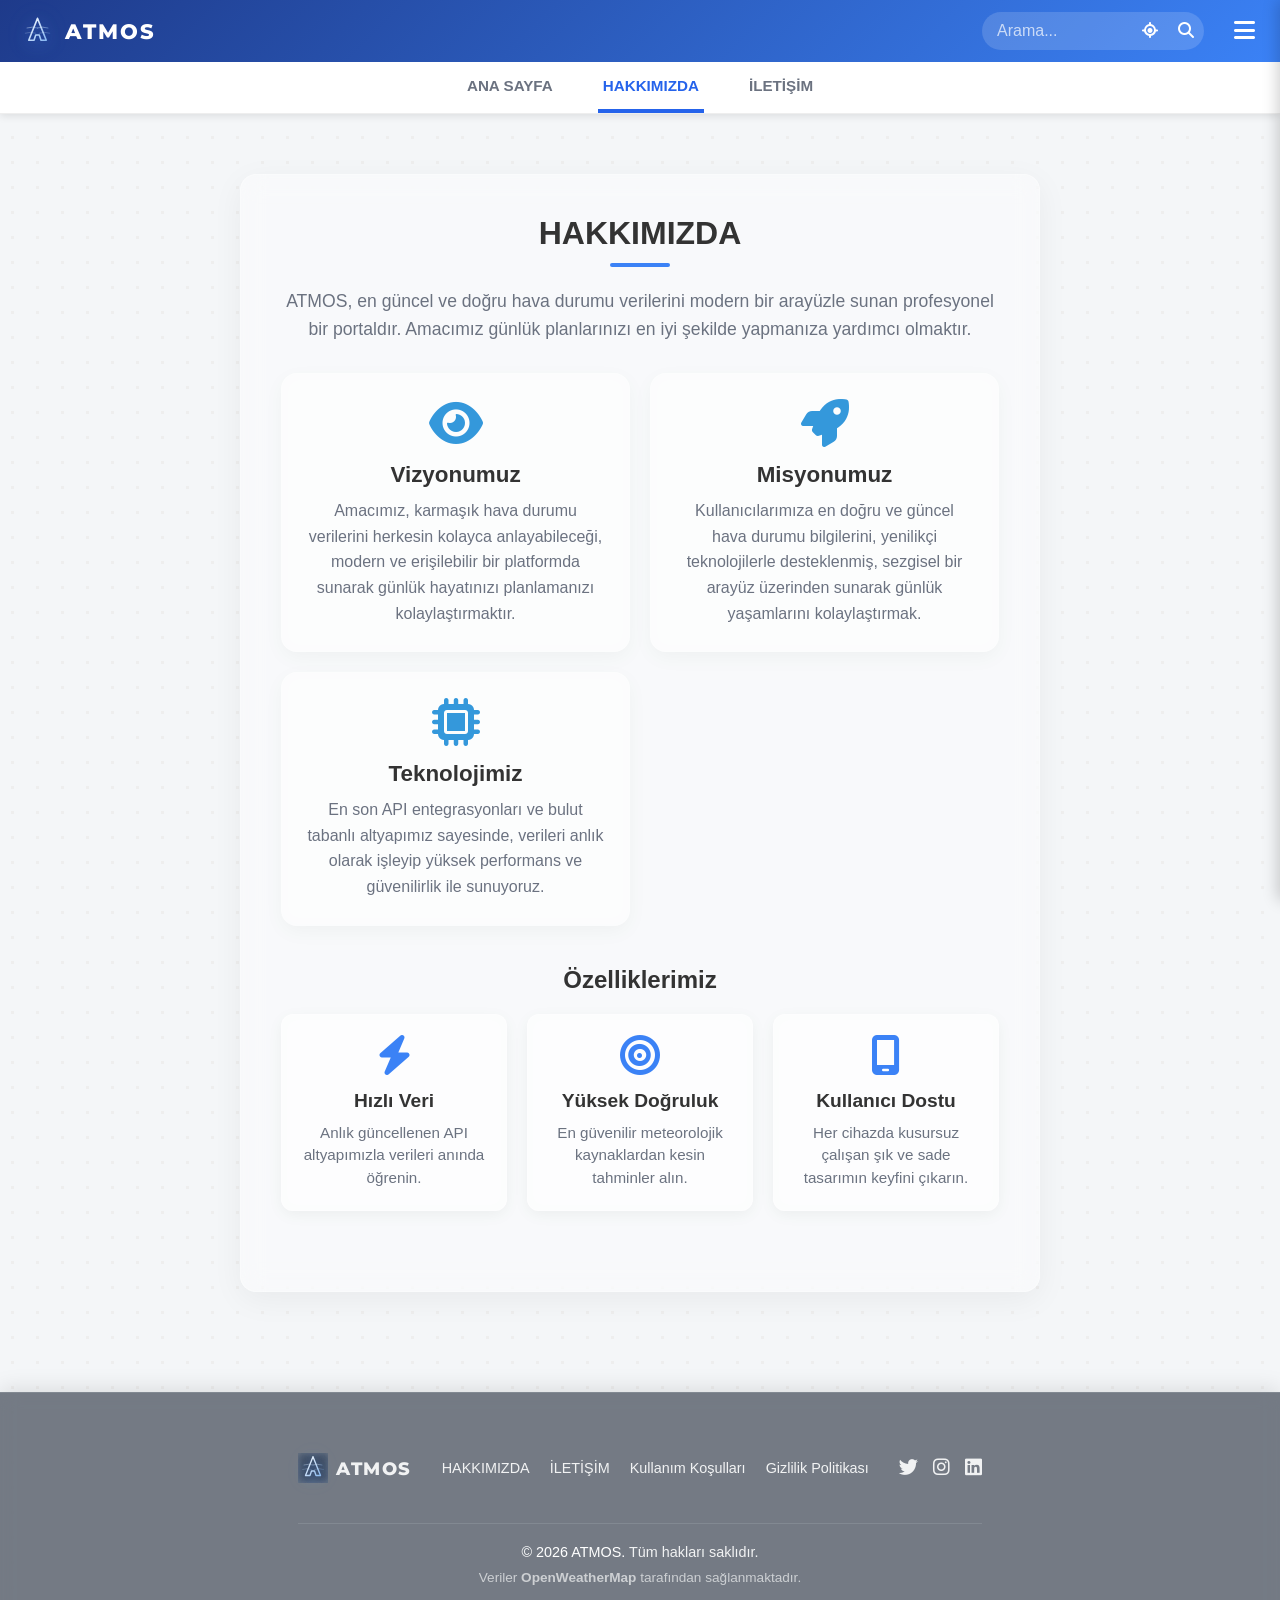
<file: hakkimizda.html>
<!DOCTYPE html>
<html lang="tr">
<head>
    <meta charset="UTF-8">
    <meta name="viewport" content="width=device-width, initial-scale=1.0">
    <meta name="theme-color" content="#3b82f6">
    <link rel="manifest" href="manifest.json">
    <link rel="icon" href="/favicon.png" type="image/png">
    <meta name="description" content="ATMOS hakkında bilgiler. En güncel ve doğru hava durumu verilerini sunan profesyonel platform.">
    <meta property="og:title" content="Hakkımızda - ATMOS">
    <meta property="og:description" content="ATMOS hakkında bilgiler. En güncel ve doğru hava durumu verilerini sunan profesyonel platform.">
    <meta property="og:image" content="https://openweathermap.org/img/wn/01d@4x.png">
    <meta property="og:type" content="website">
    <title>ATMOS - Akıllı Hava Durumu | Hakkımızda</title>
    
    <!-- Dış kaynaklar için DNS önceden çözümleme (Erken Yükleme) -->
    <link rel="preconnect" href="https://openweathermap.org">
    <link rel="preconnect" href="https://cdnjs.cloudflare.com">
    
    <link rel="preconnect" href="https://fonts.googleapis.com">
    <link rel="preconnect" href="https://fonts.gstatic.com" crossorigin>
    <link href="https://fonts.googleapis.com/css2?family=Montserrat:wght@700;800&display=swap" rel="stylesheet">
    <link rel="stylesheet" href="style.css">
    <link rel="stylesheet" href="https://cdnjs.cloudflare.com/ajax/libs/font-awesome/6.4.0/css/all.min.css">
</head>
<body>
    <header class="main-header">
        <div class="top-bar">
            <div class="top-bar-left">
                <div class="atmos-brand">
                    <svg class="atmos-icon" viewBox="0 0 40 40" xmlns="http://www.w3.org/2000/svg">
                        <defs>
                            <linearGradient id="atmosGradient" x1="0%" y1="0%" x2="100%" y2="100%">
                                <stop offset="0%" style="stop-color:#ffffff;stop-opacity:1" />
                                <stop offset="100%" style="stop-color:#93c5fd;stop-opacity:0.9" />
                            </linearGradient>
                        </defs>
                        <!-- Ana A harfi yapısı (Ana çizgi) -->
                        <path d="M 20 5 L 10 30 L 16 30 L 18 24 L 22 24 L 24 30 L 30 30 L 20 5" 
                              fill="none" stroke="url(#atmosGradient)" stroke-width="1.8" stroke-linecap="round" stroke-linejoin="round" opacity="1" />
                        <!-- A'nın iç çivisi (crossbar) -->
                        <line x1="16.5" y1="20" x2="23.5" y2="20" stroke="url(#atmosGradient)" stroke-width="1.2" opacity="0.8" stroke-linecap="round" />
                        <!-- Hava akımı katmanları (sol taraf) -->
                        <path d="M 8 16 Q 14 14 20 16" fill="none" stroke="url(#atmosGradient)" stroke-width="0.9" opacity="0.6" stroke-linecap="round" />
                        <path d="M 6 22 Q 12 20 18 22" fill="none" stroke="url(#atmosGradient)" stroke-width="0.7" opacity="0.4" stroke-linecap="round" />
                        <!-- Hava akımı katmanları (sağ taraf) -->
                        <path d="M 32 16 Q 26 14 20 16" fill="none" stroke="url(#atmosGradient)" stroke-width="0.9" opacity="0.6" stroke-linecap="round" />
                        <path d="M 34 22 Q 28 20 22 22" fill="none" stroke="url(#atmosGradient)" stroke-width="0.7" opacity="0.4" stroke-linecap="round" />
                    </svg>
                    <span class="atmos-text">ATMOS</span>
                </div>
                <div id="header-weather-info" class="header-weather-info hidden"></div>
            </div>
            <div class="top-bar-right">
                <div class="header-search-box">
                    <input type="text" id="headerCityInput" placeholder="Arama..." list="turkey-cities" autocomplete="off">
                    <datalist id="turkey-cities">
                        <option value="Adana"></option>
                        <option value="Ankara"></option>
                        <option value="Antalya"></option>
                        <option value="Bursa"></option>
                        <option value="Diyarbakır"></option>
                        <option value="Erzurum"></option>
                        <option value="Eskişehir"></option>
                        <option value="Gaziantep"></option>
                        <option value="İstanbul"></option>
                        <option value="İzmir"></option>
                        <option value="Kayseri"></option>
                        <option value="Konya"></option>
                        <option value="Mersin"></option>
                        <option value="Trabzon"></option>
                        <option value="Şanlıurfa"></option>
                    </datalist>
                    <button id="locationBtn" title="Konumumu Bul"><i class="fa-solid fa-location-crosshairs"></i></button>
                    <button id="headerSearchBtn" title="Ara"><i class="fa-solid fa-magnifying-glass"></i></button>
                </div>
                <div class="hamburger-menu">
                    <i class="fa-solid fa-bars"></i>
                </div>
            </div>
        </div>
        <nav class="sub-nav">
            <a href="/" class="sub-nav-link" data-i18n="home">ANA SAYFA</a>
            <a href="/hakkimizda" class="sub-nav-link active" data-i18n="about">HAKKIMIZDA</a>
            <a href="/iletisim" class="sub-nav-link" data-i18n="contact">İLETİŞİM</a>
        </nav>
    </header>
    <main>
        <section class="info-section">
            <div class="container">
                <div class="info-container" style="text-align: center;">
                    <h2 class="page-title" data-i18n="about">HAKKIMIZDA</h2>
                    <p data-i18n="aboutDesc1" class="about-intro-text">ATMOS, en güncel ve doğru hava durumu verilerini modern bir arayüzle sunan profesyonel bir portaldır. Amacımız günlük planlarınızı en iyi şekilde yapmanıza yardımcı olmaktır.</p>

                    <div class="about-stages-grid">
                        <div class="about-stage-card">
                            <i class="fa-solid fa-eye about-stage-icon"></i>
                            <h4 data-i18n="vision">Vizyonumuz</h4>
                            <p data-i18n="visionDesc">Amacımız, karmaşık hava durumu verilerini herkesin kolayca anlayabileceği, modern ve erişilebilir bir platformda sunarak günlük hayatınızı planlamanızı kolaylaştırmaktır.</p>
                        </div>
                        <div class="about-stage-card">
                            <i class="fa-solid fa-rocket about-stage-icon"></i>
                            <h4 data-i18n="mission">Misyonumuz</h4>
                            <p data-i18n="missionDesc">Kullanıcılarımıza en doğru ve güncel hava durumu bilgilerini, yenilikçi teknolojilerle desteklenmiş, sezgisel bir arayüz üzerinden sunarak günlük yaşamlarını kolaylaştırmak.</p>
                        </div>
                        <div class="about-stage-card">
                            <i class="fa-solid fa-microchip about-stage-icon"></i>
                            <h4 data-i18n="technology">Teknolojimiz</h4>
                            <p data-i18n="technologyDesc">En son API entegrasyonları ve bulut tabanlı altyapımız sayesinde, verileri anlık olarak işleyip yüksek performans ve güvenilirlik ile sunuyoruz.</p>
                        </div>
                    </div>
            
                    <h3 class="sub-heading" data-i18n="features">Özelliklerimiz</h3>
            <div class="features-grid">
                <div class="feature-card">
                    <i class="fa-solid fa-bolt feature-icon"></i>
                    <h4 data-i18n="fastDataTitle">Hızlı Veri</h4>
                    <p data-i18n="fastDataDesc">Anlık güncellenen API altyapımızla verileri anında öğrenin.</p>
                </div>
                <div class="feature-card">
                    <i class="fa-solid fa-bullseye feature-icon"></i>
                    <h4 data-i18n="highAccTitle">Yüksek Doğruluk</h4>
                    <p data-i18n="highAccDesc">En güvenilir meteorolojik kaynaklardan kesin tahminler alın.</p>
                </div>
                <div class="feature-card">
                    <i class="fa-solid fa-mobile-screen feature-icon"></i>
                    <h4 data-i18n="userFriendlyTitle">Kullanıcı Dostu</h4>
                    <p data-i18n="userFriendlyDesc">Her cihazda kusursuz çalışan şık ve sade tasarımın keyfini çıkarın.</p>
                </div>
                    </div>
                </div>
            </div>
        </div>
    </section>
    <footer class="site-footer">
        <div class="footer-content">
            <div class="brand-footer-logo">
                <svg class="brand-logo-icon" viewBox="0 0 40 40" xmlns="http://www.w3.org/2000/svg">
                    <defs>
                        <linearGradient id="footerAtmosGradient" x1="0%" y1="0%" x2="100%" y2="100%">
                            <stop offset="0%" style="stop-color:#ffffff;stop-opacity:1" />
                            <stop offset="100%" style="stop-color:#93c5fd;stop-opacity:0.9" />
                        </linearGradient>
                    </defs>
                    <path d="M 20 5 L 10 30 L 16 30 L 18 24 L 22 24 L 24 30 L 30 30 L 20 5" 
                          fill="none" stroke="url(#footerAtmosGradient)" stroke-width="1.8" stroke-linecap="round" stroke-linejoin="round" opacity="1" />
                    <line x1="16.5" y1="20" x2="23.5" y2="20" stroke="url(#footerAtmosGradient)" stroke-width="1.2" opacity="0.8" stroke-linecap="round" />
                    <path d="M 8 16 Q 14 14 20 16" fill="none" stroke="url(#footerAtmosGradient)" stroke-width="0.9" opacity="0.6" stroke-linecap="round" />
                    <path d="M 6 22 Q 12 20 18 22" fill="none" stroke="url(#footerAtmosGradient)" stroke-width="0.7" opacity="0.4" stroke-linecap="round" />
                    <path d="M 32 16 Q 26 14 20 16" fill="none" stroke="url(#footerAtmosGradient)" stroke-width="0.9" opacity="0.6" stroke-linecap="round" />
                    <path d="M 34 22 Q 28 20 22 22" fill="none" stroke="url(#footerAtmosGradient)" stroke-width="0.7" opacity="0.4" stroke-linecap="round" />
                </svg>
                <span class="brand-footer-text">ATMOS</span>
            </div>
            <div class="footer-links">
                <a href="/hakkimizda" data-i18n="about">Hakkımızda</a>
                <a href="/iletisim" data-i18n="contact">İletişim</a>
                <a href="#" data-i18n="terms">Kullanım Koşulları</a>
                <a href="#" data-i18n="privacy">Gizlilik Politikası</a>
            </div>
            <div class="footer-social">
                <a href="#"><i class="fa-brands fa-twitter"></i></a>
                <a href="#"><i class="fa-brands fa-instagram"></i></a>
                <a href="#"><i class="fa-brands fa-linkedin"></i></a>
            </div>
        </div>
        <div class="footer-bottom">
            &copy; 2026 ATMOS. <span data-i18n="allRights">Tüm hakları saklıdır.</span>
            <span style="font-size: 0.85rem; opacity: 0.7; margin-top: 10px; display: block;" data-i18n="providedBy">Veriler <strong>OpenWeatherMap</strong> tarafından sağlanmaktadır.</span>
        </div>
    </footer>

    <!-- Hamburger Menü Yan Panel (Side Drawer) -->
    <div class="drawer-overlay" id="drawerOverlay"></div>
    <div class="side-drawer" id="sideDrawer">
        <div class="drawer-header">
            <div class="logo"><span class="logo-icon">🌤️</span> ATMOS</div>
            <button id="closeDrawerBtn" class="close-btn"><i class="fa-solid fa-xmark"></i></button>
        </div>
        <div class="drawer-content">
            <a href="/"><i class="fa-solid fa-house"></i> <span data-i18n="home">Ana Sayfa</span></a>
            <a href="/hakkimizda"><i class="fa-solid fa-circle-info"></i> <span data-i18n="about">Hakkımızda</span></a>
            <a href="/iletisim"><i class="fa-solid fa-envelope"></i> <span data-i18n="contact">İletişim</span></a>
            <a href="#"><i class="fa-solid fa-shield-halved"></i> <span data-i18n="privacy">Gizlilik Politikası</span></a>
        </div>
    </div>
    <script src="script.js" defer></script>
</body>
</html>
</file>
<file: style.css>
:root {
    --bg-body: #f4f6f8;
    --bg-card: #fff;
    --bg-card-hover: #f9fafb;
    --text-main: #333;
    --text-muted: #6b7280;
    --border-color: #eee;
    --bg-suggestion: #eff6ff;
    --border-suggestion: #bfdbfe;
    --text-suggestion: #1e3a8a;
    --contact-text: #2d3436; /* İletişim sayfası metinleri için varsayılan */
}

/* --- Karanlık Mod (Dark Mode) Renkleri --- */
[data-theme="dark"] {
    --bg-body: #111827;
    --bg-card: #1f2937;
    --bg-card-hover: #374151;
    --text-main: #f9fafb;
    --text-muted: #9ca3af;
    --border-color: #374151;
    --bg-suggestion: rgba(59, 130, 246, 0.15);
    --border-suggestion: rgba(59, 130, 246, 0.3);
    --text-suggestion: #93c5fd;
    --contact-text: #ffffff; /* İletişim sayfası metinleri için karanlık mod */
}

* {
    box-sizing: border-box;
    margin: 0;
    padding: 0;
    font-family: 'Segoe UI', Tahoma, Geneva, Verdana, sans-serif;
    max-width: 100vw; /* Tüm elemanların ekranı genişletmesini kesin olarak engeller */
}

html {
    scroll-behavior: smooth; /* Menü linklerine tıklanınca yumuşakça kayar */
}

body {
    background-color: var(--bg-body);
    background-image: radial-gradient(var(--border-color) 1.5px, transparent 1.5px);
    background-size: 25px 25px; /* Doku aralığı */
    color: var(--text-main);
    display: flex;
    flex-direction: column;
    min-height: 100vh; /* Taşmayı önlemek için height: 100vh yerine min-height */
}

/* --- Yeni AccuWeather Tarzı Header --- */
.main-header {
    position: sticky;
    top: 0;
    z-index: 1000;
    box-shadow: 0 2px 8px rgba(0,0,0,0.1);
}

.top-bar {
    background: linear-gradient(135deg, #1e3a8a, #3b82f6); /* Varsayılan */
    color: #fff;
    padding: 12px 20px;
    display: flex;
    justify-content: space-between;
    align-items: center;
    transition: background 0.8s ease;
}

.top-bar-left, .top-bar-right {
    display: flex;
    align-items: center;
    gap: 25px;
}

.logo { font-size: 1.5rem; font-weight: 800; letter-spacing: 2px; display: flex; align-items: center; gap: 10px; color: #ffffff; }

/* --- ATMOS Premium Logo Tasarımı --- */
.atmos-brand {
    display: flex;
    align-items: center;
    gap: 10px;
    cursor: pointer;
    transition: transform 0.3s ease;
}
.atmos-brand:hover {
    transform: scale(1.05);
}

.atmos-icon {
    height: 35px;
    width: 35px;
    filter: drop-shadow(0 4px 8px rgba(59, 130, 246, 0.3)) 
            drop-shadow(0 0 12px rgba(147, 197, 253, 0.2));
    transition: filter 0.3s ease;
}
.atmos-brand:hover .atmos-icon {
    filter: drop-shadow(0 6px 12px rgba(59, 130, 246, 0.4)) 
            drop-shadow(0 0 16px rgba(147, 197, 253, 0.3));
}

.atmos-text {
    font-family: 'Montserrat', sans-serif;
    font-size: 1.3rem;
    font-weight: 800;
    letter-spacing: 2px;
    color: #ffffff;
    text-transform: uppercase;
    white-space: nowrap;
}

/* --- Footer'da Brand Logo --- */
.brand-footer-logo {
    display: flex;
    align-items: center;
    gap: 8px;
    cursor: pointer;
    transition: all 0.3s ease;
}
.brand-footer-logo:hover {
    transform: translateY(-2px);
}

.brand-logo-icon {
    height: 30px;
    width: 30px;
    filter: drop-shadow(0 2px 6px rgba(59, 130, 246, 0.4)) 
            drop-shadow(0 0 10px rgba(147, 197, 253, 0.2));
    transition: filter 0.3s ease;
    backdrop-filter: blur(4px);
    -webkit-backdrop-filter: blur(4px);
}
.brand-footer-logo:hover .brand-logo-icon {
    filter: drop-shadow(0 4px 10px rgba(59, 130, 246, 0.5)) 
            drop-shadow(0 0 14px rgba(147, 197, 253, 0.3));
}

.brand-footer-text {
    font-family: 'Montserrat', sans-serif;
    font-size: 1.1rem;
    font-weight: 800;
    letter-spacing: 1.5px;
    color: #ffffff;
    text-transform: uppercase;
    white-space: nowrap;
}

.header-weather-info {
    display: flex;
    align-items: center;
    gap: 8px;
    background: rgba(255,255,255,0.1);
    padding: 5px 12px;
    border-radius: 20px;
    border: 1px solid rgba(255,255,255,0.2);
}
.header-city { font-weight: 600; }
.header-temp { font-size: 1.1rem; }
.header-icon { width: 30px; height: 30px; margin-left: -5px; }

.header-search-box {
    display: flex;
    align-items: center;
    background: rgba(255,255,255,0.15);
    border-radius: 20px;
    position: relative;
}
#headerCityInput {
    background: transparent;
    border: none;
    color: white;
    padding: 10px 15px;
    outline: none;
    width: 150px;
    font-size: 1rem;
    transition: width 0.3s ease;
}
#headerCityInput:focus {
    width: 200px;
    outline: none; /* Varsayılan tarayıcı çerçevesini sıfırlar */
    box-shadow: 0 0 12px rgba(59, 130, 246, 0.4); /* Sitenin mavi tonunda şık odaklanma parlaması */
    border-radius: 20px;
}
#headerCityInput::placeholder { color: rgba(255,255,255,0.7); }

/* Tarayıcının otomatik eklediği datalist (ters üçgen) ikonunu gizle */
#headerCityInput::-webkit-calendar-picker-indicator,
#headerCityInput::-webkit-list-button {
    display: none !important;
}

/* --- Otomatik Tamamlama (Autocomplete) --- */
.autocomplete-dropdown {
    position: absolute;
    top: 100%;
    left: 0;
    right: 0;
    background: var(--bg-card);
    border-radius: 12px;
    box-shadow: 0 8px 25px rgba(0,0,0,0.15);
    margin-top: 10px;
    overflow: hidden;
    z-index: 2000;
    display: flex;
    flex-direction: column;
}
.autocomplete-dropdown.hidden {
    display: none;
}
.autocomplete-item {
    padding: 12px 15px;
    cursor: pointer;
    color: var(--text-main);
    font-size: 0.95rem;
    border-bottom: 1px solid var(--border-color);
    display: flex;
    align-items: center;
    gap: 10px;
    transition: background 0.2s;
}
.autocomplete-item:last-child { border-bottom: none; }
.autocomplete-item:hover { background: var(--bg-card-hover); color: #3b82f6; }
.autocomplete-item i { color: #9ca3af; }
.autocomplete-item:hover i { color: #3b82f6; }
.autocomplete-active { background: var(--bg-card-hover); color: #3b82f6; }
.autocomplete-active i { color: #3b82f6; }

#headerSearchBtn, #locationBtn, #themeToggleBtn {
    background: transparent;
    color: #fff;
    border: none;
    padding: 10px;
    cursor: pointer;
    font-size: 1rem;
    transition: transform 0.2s;
}
#headerSearchBtn:hover, #locationBtn:hover, #themeToggleBtn:hover {
    transform: scale(1.1);
}

.hamburger-menu {
    font-size: 1.5rem;
    cursor: pointer;
    padding: 5px;
}

.sub-nav {
    background: var(--bg-card);
    border-bottom: 1px solid var(--border-color);
    display: flex;
    justify-content: center;
    gap: 40px;
    padding: 0 20px;
    overflow-x: auto;
    white-space: nowrap;
    scrollbar-width: none; /* Firefox */
}
.sub-nav::-webkit-scrollbar { display: none; } /* Chrome ve Safari */
.sub-nav-link {
    padding: 15px 5px;
    text-decoration: none;
    color: var(--text-muted);
    font-weight: 600;
    font-size: 0.95rem;
    border-bottom: 4px solid transparent; /* Kalınlaştırmak için 4px yapıldı */
    transition: color 0.3s, border-color 0.3s;
}
.sub-nav-link:hover {
    color: var(--text-main);
}
.sub-nav-link.active {
    color: #2563eb;
    border-bottom-color: #2563eb; /* Mavi aktif çizgi */
    font-weight: 800; /* Fontu daha belirginleştir */
}

.container {
    width: 100%;
    max-width: 1100px; /* Geniş profesyonel görünüm */
    margin: 0 auto;
    padding: 0 20px 40px;
}

/* --- Sekme (Tab) Geçiş Animasyonları --- */
.tab-section {
    display: none;
    animation: fadeInTab 0.4s ease forwards;
}
.tab-section.active-tab {
    display: block !important; /* Standart hidden sınıfını ezmek için */
}

@keyframes fadeInTab {
    from { opacity: 0; transform: translateY(10px); }
    to { opacity: 1; transform: translateY(0); }
}

/* --- Hamburger Menü (Side Drawer) --- */
.drawer-overlay {
    position: fixed; top: 0; left: 0; width: 100%; height: 100%;
    background: rgba(0,0,0,0.5); z-index: 2000;
    opacity: 0; visibility: hidden; transition: all 0.3s ease;
}
.drawer-overlay.show { opacity: 1; visibility: visible; }

.side-drawer {
    position: fixed; top: 0; right: -300px; width: 300px; height: 100%;
    background: rgba(255, 255, 255, 0.4); backdrop-filter: blur(12px); -webkit-backdrop-filter: blur(12px); /* Opaklık ve bulanıklık diğer glass kartlarla uyumlu hale getirildi */
    z-index: 2001; box-shadow: -2px 0 15px rgba(0,0,0,0.2); border-left: 1px solid rgba(255, 255, 255, 0.3);
    transition: right 0.3s ease; display: flex; flex-direction: column;
}
.side-drawer.open { right: 0; }
[data-theme="dark"] .side-drawer { background: rgba(31, 41, 55, 0.4); border-left: 1px solid rgba(255, 255, 255, 0.1); }
[data-theme="dark"] .drawer-group {
    background: rgba(31, 41, 55, 0.2);
    border: 1px solid rgba(255, 255, 255, 0.05);
}

.drawer-header {
    padding: 20px 25px; display: flex; justify-content: space-between; align-items: center;
    background: transparent; color: var(--text-main); font-size: 1.1rem; font-weight: 700; border-bottom: 1px solid var(--border-color);
}
.drawer-title { display: flex; align-items: center; gap: 10px; }
.close-btn { background: transparent; border: none; color: #6b7280; font-size: 1.5rem; cursor: pointer; transition: transform 0.2s; }
.close-btn:hover { transform: scale(1.1); }

.drawer-content { padding: 0; display: flex; flex-direction: column; }
.drawer-group {
    border-bottom: 1px solid var(--border-color); padding: 20px; display: flex; flex-direction: column; gap: 15px;
    background: rgba(255, 255, 255, 0.2);
    backdrop-filter: blur(8px);
    -webkit-backdrop-filter: blur(8px);
    border: 1px solid rgba(255, 255, 255, 0.1);
    border-radius: 8px;
    margin: 10px;
    box-shadow: 0 4px 15px rgba(0,0,0,0.05);
}
.drawer-group-title { font-size: 0.8rem; color: #9ca3af; font-weight: 700; letter-spacing: 1px; margin-bottom: 5px; }
.drawer-group a { text-decoration: none; color: var(--text-main); font-size: 1.05rem; font-weight: 600; display: flex; align-items: center; gap: 15px; transition: color 0.2s; }
.drawer-group a:hover { color: #3b82f6; }
.drawer-group i { width: 25px; text-align: center; color: #3b82f6; font-size: 1.2rem; }

.hidden {
    display: none;
}

.weather-result {
    margin-top: 20px;
    animation: fadeIn 0.5s ease;
}

@keyframes fadeIn {
    from { opacity: 0; transform: translateY(10px); }
    to { opacity: 1; transform: translateY(0); }
}

/* --- Yeni AccuWeather Tarzı Current Weather --- */
.current-weather-banner {
    background: var(--bg-card);
    border: 1px solid var(--border-color);
    border-radius: 16px;
    padding: 40px;
    display: flex;
    justify-content: space-between;
    align-items: center;
    box-shadow: 0 4px 20px rgba(0,0,0,0.03);
    margin-bottom: 30px;
}

.current-info {
    text-align: left;
}

.city-name {
    font-size: 3rem;
    font-weight: 700;
    color: var(--text-main);
    margin-bottom: 10px;
}

.weather-desc {
    font-size: 1.5rem;
    text-transform: capitalize;
    color: var(--text-muted);
}

.share-btn {
    background: rgba(59, 130, 246, 0.1);
    color: #3b82f6;
    border: 1px solid rgba(59, 130, 246, 0.3);
    padding: 8px 16px;
    border-radius: 20px;
    font-size: 0.95rem;
    font-weight: 600;
    cursor: pointer;
    display: inline-flex;
    align-items: center;
    gap: 8px;
    margin-top: 15px;
    transition: all 0.3s ease;
}
.share-btn:hover {
    background: #3b82f6;
    color: #fff;
    transform: translateY(-2px);
    box-shadow: 0 4px 10px rgba(59, 130, 246, 0.3);
}
[data-theme="dark"] .share-btn { background: rgba(96, 165, 250, 0.15); color: #60a5fa; border-color: rgba(96, 165, 250, 0.3); }
[data-theme="dark"] .share-btn:hover { background: #3b82f6; color: #fff; }

.current-temp-block {
    display: flex;
    align-items: center;
    gap: 20px;
}

.weather-icon {
    width: 150px;
    filter: drop-shadow(0 4px 6px rgba(0,0,0,0.1));
}

.temp {
    font-size: 6rem;
    font-weight: 300;
    color: var(--text-main);
    margin: 0;
}

.weather-details {
    display: grid; /* Grid yapısı korunur */
    grid-template-columns: repeat(5, 1fr);
    gap: 15px;
    margin-bottom: 30px;
}

.detail-card { /* Glassmorphism özellikleri .glass-card-base'den alınır, border-radius biraz farklı */
    background: rgba(255, 255, 255, 0.4);
    backdrop-filter: blur(12px); /* Tutarlılık için 12px */
    -webkit-backdrop-filter: blur(12px);
    padding: 20px 15px;
    border-radius: 12px; /* Daha küçük kartlar için biraz daha az yuvarlak */
    border: 1px solid rgba(255, 255, 255, 0.3);
    box-shadow: 0 8px 32px rgba(0, 0, 0, 0.05);
    display: flex;
    flex-direction: column;
    align-items: center;
    text-align: center;
    transition: all 0.3s ease;
}
/* Dark mode için .glass-card-base'den alınır */
[data-theme="dark"] .detail-card {
    background: rgba(31, 41, 55, 0.4);
    border: 1px solid rgba(255, 255, 255, 0.1);
}

.detail-card:hover {
    transform: translateY(-2px);
    box-shadow: 0 8px 25px rgba(0,0,0,0.08);
    border-color: #bfdbfe; /* Hafif pastel mavi */
}

.detail-title {
    font-size: 0.95rem;
    color: var(--text-muted);
    margin-bottom: 5px;
    font-weight: 500;
}

.detail-value {
    font-size: 1.3rem;
    font-weight: 700;
    color: var(--text-main);
}

.suggestion-card {
    background: var(--bg-suggestion);
    padding: 25px;
    border-radius: 12px;
    border: 1px solid var(--border-suggestion);
    display: flex;
    align-items: center;
    gap: 20px;
    color: var(--text-suggestion);
    margin-bottom: 40px;
}

.suggestion-icon { font-size: 2rem; }
.suggestion-text { font-size: 1.15rem; line-height: 1.5; }

/* --- Saatlik Tahmin Tasarımı --- */
.forecast-result {
    background: var(--bg-card);
    border: 1px solid var(--border-color);
    border-radius: 16px;
    padding: 30px;
    box-shadow: 0 4px 20px rgba(0,0,0,0.03);
    text-align: left; /* Diğer ana içerik kutularıyla tutarlı boşluk */
    margin-top: 30px;
}

.forecast-result h3 {
    font-size: 1.5rem;
    color: var(--text-main);
    margin-bottom: 20px;
    padding-bottom: 15px;
    border-bottom: 1px solid var(--border-color);
}

.forecast-container {
    display: flex;
    overflow-x: auto;
    gap: 20px;
    padding-bottom: 15px;
    scrollbar-width: thin;
    scrollbar-color: #cbd5e1 transparent;
}

.forecast-container::-webkit-scrollbar {
    height: 8px;
}

.forecast-container::-webkit-scrollbar-thumb {
    background: #cbd5e1;
    border-radius: 10px;
}

.forecast-card {
    background: rgba(255, 255, 255, 0.3); /* Biraz daha şeffaf */
    backdrop-filter: blur(8px); /* Biraz daha az bulanık */
    -webkit-backdrop-filter: blur(8px);
    border: 1px solid rgba(255, 255, 255, 0.2);
    box-shadow: 0 4px 15px rgba(0, 0, 0, 0.03);
    border-radius: 12px;
    padding: 20px;
    min-width: 120px;
    text-align: center;
    display: flex;
    flex-direction: column;
    align-items: center;
    gap: 10px;
    flex-shrink: 0;
}
[data-theme="dark"] .forecast-card {
    background: rgba(31, 41, 55, 0.3);
    border: 1px solid rgba(255, 255, 255, 0.08);
}

.forecast-time { font-size: 1rem; color: var(--text-muted); font-weight: 500; }
.forecast-icon { width: 60px; }
.forecast-temp { font-size: 1.4rem; font-weight: 700; color: var(--text-main); }

/* --- Grafik (Chart.js) Alanı --- */
.chart-container { /* Glassmorphism özellikleri .glass-card-base'den alınır */
    background: rgba(255, 255, 255, 0.4);
    backdrop-filter: blur(12px);
    -webkit-backdrop-filter: blur(12px);
    border: 1px solid rgba(255, 255, 255, 0.3);
    border-radius: 16px;
    box-shadow: 0 8px 32px rgba(0, 0, 0, 0.05);
    padding: 30px;
    margin-top: 30px;
    overflow: hidden;
}
[data-theme="dark"] .chart-container {
    background: rgba(31, 41, 55, 0.4);
    border: 1px solid rgba(255, 255, 255, 0.1);
}
.chart-container h3 {
    font-size: 1.5rem;
    color: var(--text-main);
    margin-bottom: 10px;
}

/* --- 5 Günlük İki Sütunlu Düzen --- */
.forecast-split-layout {
    display: grid;
    grid-template-columns: 1fr 1fr;
    gap: 25px;
    align-items: start;
    margin-top: 20px;
}
.forecast-right-col {
    display: flex;
    flex-direction: column;
    position: sticky;
    top: 90px; /* Liste uzun olsa da sağdaki grafik aşağı kayarken ekranda sabit kalır */
}
.chart-wrapper {
    background: rgba(255, 255, 255, 0.3); /* Biraz daha şeffaf */
    backdrop-filter: blur(8px);
    -webkit-backdrop-filter: blur(8px);
    border: 1px solid rgba(255, 255, 255, 0.2);
    box-shadow: 0 4px 15px rgba(0, 0, 0, 0.03);
    border-radius: 16px;
    padding: 20px;
    height: 420px; /* Sonsuz uzamayı engelleyen kesin sabit yükseklik */
    max-height: 420px;
    display: flex;
    flex-direction: column;
}
[data-theme="dark"] .chart-wrapper {
    background: rgba(31, 41, 55, 0.3);
    border: 1px solid rgba(255, 255, 255, 0.08);
}
.chart-wrapper h4 { font-size: 0.95rem; color: var(--text-main); margin-bottom: 10px; text-align: center; font-weight: 600; }
.chart-wrapper canvas { width: 100% !important; height: 100% !important; flex-grow: 1; min-height: 0; /* Flex-bug taşmasını çözer */ }

/* --- Günlük Liste (AccuWeather Tarzı) --- */
.daily-forecast-list {
    display: flex;
    flex-direction: column;
    gap: 15px;
}
.daily-weather-card { /* Glassmorphism özellikleri .glass-card-base'den alınır */
    background: rgba(255, 255, 255, 0.3);
    backdrop-filter: blur(12px);
    -webkit-backdrop-filter: blur(12px);
    border: 1px solid rgba(255, 255, 255, 0.3);
    border-radius: 16px;
    box-shadow: 0 8px 32px rgba(0, 0, 0, 0.05);
    display: flex;
    align-items: center;
    justify-content: space-between;
    padding: 12px 15px;
    transition: all 0.3s ease;
}
[data-theme="dark"] .daily-weather-card {
    background: rgba(31, 41, 55, 0.3);
    border: 1px solid rgba(255, 255, 255, 0.1);
}
.daily-weather-card:hover {
    transform: translateY(-2px);
    box-shadow: 0 8px 25px rgba(0,0,0,0.06);
        background: var(--bg-card);
    border-color: #bfdbfe; /* Hafif pastel mavi */
}
.daily-left { display: flex; align-items: center; gap: 20px; width: 25%; }
.daily-date-block { text-align: center; min-width: 60px; }
.daily-day { font-size: 1.2rem; font-weight: 700; color: var(--text-main); }
.daily-icon { width: 45px; filter: drop-shadow(0 2px 4px rgba(0,0,0,0.1)); } /* İkon küçültüldü */

.daily-center { width: 35%; text-align: left; }
.daily-temp { font-size: 1.4rem; font-weight: 800; letter-spacing: -1px; margin-bottom: 2px; }
.temp-high { color: var(--text-main); }
.temp-low { color: var(--text-muted); font-size: 1.1rem; font-weight: 600; }
.daily-desc { font-size: 0.85rem; color: var(--text-muted); text-transform: capitalize; font-weight: 500; }

.daily-right {
    width: 40%;
    display: grid;
    grid-template-columns: 1fr 1fr;
    gap: 10px;
    font-size: 0.8rem; /* Genel font boyutu biraz küçültüldü, script.js'ten taşındı */
    color: var(--text-muted);
}
.daily-detail-item {
    white-space: nowrap; /* Metinlerin alt satıra geçmesini engelle */
    overflow: hidden; /* Taşmayı gizle */
    text-overflow: ellipsis; /* Taşma durumunda üç nokta göster */
    display: flex; /* İçerikleri yan yana hizala */
    align-items: center; /* Dikeyde ortala */
}
.daily-detail-item i { color: #3b82f6; width: 20px; text-align: center; margin-right: 5px; flex-shrink: 0; }
.daily-detail-item span { /* Detay etiketleri için (örn: Hiss., Rüzgar) */
    font-size: 0.75rem; /* Script.js'ten taşındı */
    flex-shrink: 0; /* Küçülmesini engelle */
}
.daily-detail-item strong { color: var(--text-main); font-weight: 700; flex-shrink: 0; }

/* --- 5 Günlük Tahmin Detay Paneli (Accordion) --- */
.daily-weather-wrapper {
    display: flex;
    flex-direction: column;
    background: var(--bg-card-hover);
    border: 1px solid var(--border-color);
    border-radius: 16px;
    overflow: hidden;
    transition: all 0.3s ease;
}
.daily-weather-wrapper:hover {
    box-shadow: 0 8px 25px rgba(0,0,0,0.06);
    border-color: #bfdbfe;
}
.daily-weather-wrapper .daily-weather-card {
    border: none;
    border-radius: 0;
    background: transparent;
    cursor: pointer;
    margin-bottom: 0; /* Bu kartın kendi glassmorphism'i wrapper'dan gelir */
}
.daily-weather-wrapper .daily-weather-card:hover {
    transform: none;
    box-shadow: none;
        background: var(--bg-card);
}
.daily-details-panel {
    max-height: 0;
    overflow: hidden;
    transition: max-height 0.4s ease-in-out;
    background: var(--bg-card); /* İç panelin arka planı */
    border-top: 1px solid transparent;
}
.daily-details-panel.expanded {
    max-height: 300px;
        border-top: 1px solid var(--border-color);
}
.hourly-details-scroll {
    display: flex;
    gap: 20px;
    overflow-x: auto;
    padding: 20px;
    scrollbar-width: thin;
    scrollbar-color: #cbd5e1 transparent;
}
.hourly-details-scroll::-webkit-scrollbar { height: 6px; }
.hourly-details-scroll::-webkit-scrollbar-thumb { background: #cbd5e1; border-radius: 10px; }
.hourly-detail-card {
    display: flex;
    flex-direction: column;
    align-items: center;
    min-width: 60px;
    gap: 3px;
    font-size: 0.85rem;
}
.hourly-detail-card .h-time { font-weight: 600; color: var(--text-muted); }
.hourly-detail-card .h-icon { width: 30px; margin: -2px 0; }
.hourly-detail-card .h-temp { font-size: 1rem; font-weight: 700; color: var(--text-main); }
.hourly-detail-card .h-wind { display: flex; align-items: center; gap: 3px; color: var(--text-muted); font-size: 0.75rem; }
.hourly-detail-card .h-wind i { color: #3b82f6; font-size: 0.8rem; }
.hourly-detail-card .h-pop { display: flex; flex-direction: column; align-items: center; gap: 3px; color: var(--text-muted); font-weight: 500; font-size: 0.7rem; margin-top: 3px; }
.pop-bar-bg { width: 8px; height: 35px; background: #eff6ff; border-radius: 4px; position: relative; overflow: hidden; margin-bottom: 2px;}
.pop-bar-fill { position: absolute; bottom: 0; left: 0; width: 100%; background: #3b82f6; border-radius: 4px; }

/* --- Hava Kalitesi (AQI) Alanı --- */
.aqi-section {
    background: var(--bg-card);
    border: 1px solid var(--border-color);
    border-radius: 16px;
    padding: 30px;
    box-shadow: 0 4px 20px rgba(0,0,0,0.03);
    margin-top: 30px;
    text-align: left;
}
.aqi-section h3 {
    font-size: 1.5rem;
    color: var(--text-main);
    margin-bottom: 25px;
    padding-bottom: 15px;
    border-bottom: 1px solid var(--border-color);
}
.aqi-gauge-card {
    display: flex;
    justify-content: center;
    margin-bottom: 30px;
}
.aqi-gauge-circle {
    width: 180px;
    height: 180px;
    border-radius: 50%;
    display: flex;
    align-items: center;
    justify-content: center;
    box-shadow: 0 4px 15px rgba(0,0,0,0.05);
}
.aqi-gauge-inner {
    width: 140px;
    height: 140px;
    background: var(--bg-card);
    border-radius: 50%;
    display: flex;
    flex-direction: column;
    align-items: center;
    justify-content: center;
    box-shadow: inset 0 2px 10px rgba(0,0,0,0.05);
}
.aqi-score { font-size: 3.5rem; font-weight: 800; line-height: 1; }
.aqi-label { font-size: 1rem; font-weight: 700; text-transform: uppercase; letter-spacing: 1px; margin-top: 5px; }

.pollutant-title { font-size: 1.2rem; color: var(--text-main); margin-bottom: 15px; font-weight: 700; }
.pollutants-grid {
    display: grid;
    grid-template-columns: repeat(3, 1fr);
    gap: 15px;
}
.pollutant-card {
    background: rgba(255, 255, 255, 0.3); /* Biraz daha şeffaf */
    backdrop-filter: blur(8px);
    -webkit-backdrop-filter: blur(8px);
    border: 1px solid rgba(255, 255, 255, 0.2);
    box-shadow: 0 4px 15px rgba(0, 0, 0, 0.03);
    border-radius: 12px;
    padding: 20px;
    transition: all 0.3s ease;
}
[data-theme="dark"] .pollutant-card {
    background: rgba(31, 41, 55, 0.3);
    border: 1px solid rgba(255, 255, 255, 0.08);
}
.pollutant-card:hover {
    transform: translateY(-2px);
    box-shadow: 0 8px 25px rgba(0,0,0,0.06);
        background: var(--bg-card);
    border-color: #bfdbfe;
}
.pollutant-header { display: flex; justify-content: space-between; align-items: center; margin-bottom: 10px; }
.pollutant-name { font-size: 1.1rem; font-weight: 700; color: var(--text-main); }
.pollutant-value { font-size: 1.3rem; font-weight: 800; color: #3b82f6; }
.pollutant-desc { font-size: 0.9rem; color: var(--text-muted); line-height: 1.4; }

/* --- Footer --- */
.site-footer { /* Footer için özel glassmorphism, biraz daha opak */
    background: rgba(31, 41, 55, 0.6);
    backdrop-filter: blur(10px);
    -webkit-backdrop-filter: blur(10px);
    border-top: 1px solid rgba(255, 255, 255, 0.1);
    box-shadow: 0 -4px 20px rgba(0, 0, 0, 0.1);
    color: #ffffff; /* Tüm footer metinleri beyaz yapıldı */
    padding: 60px 20px 20px;
    margin-top: auto;
    display: flex;
    flex-direction: column;
    align-items: center;
}
[data-theme="dark"] .site-footer {
    border-top: 1px solid rgba(255, 255, 255, 0.05);
    color: #ffffff; /* Karanlık modda da beyaz */
}
.footer-content {
    max-width: 1200px;
    margin: 0 auto;
    display: flex;
    justify-content: space-between;
    align-items: center;
    flex-wrap: wrap;
    gap: 30px;
    border-bottom: 1px solid rgba(255, 255, 255, 0.1); /* Glassmorphism kenarlık */
    padding-bottom: 40px;
    text-align: center;
}
.footer-logo { font-size: 1.5rem; font-weight: 700; color: #ffffff; } /* Logo metni beyaz */
.footer-links { display: flex; gap: 20px; }
.footer-links a { color: #ffffff; text-decoration: none; transition: color 0.3s; } /* Linkler beyaz */
.footer-links a:hover { color: #3b82f6; } /* Hover'da ana mavi tonu */
.footer-social { display: flex; gap: 15px; font-size: 1.2rem; }
.footer-social a { color: #ffffff; transition: color 0.3s; } /* Sosyal medya ikonları beyaz */
.footer-social a:hover { color: #3b82f6; } /* Hover'da ana mavi tonu */
.footer-bottom { text-align: center; padding-top: 20px; font-size: 0.9rem; color: #ffffff; margin-bottom: 20px; } /* Telif hakkı metni beyaz */

/* --- Toast Bildirim Sistemi (Hava Durumu Uyarıları İçin) --- */
#toast-container {
    position: fixed;
    bottom: 30px;
    right: 30px;
    display: flex;
    flex-direction: column;
    gap: 15px;
    z-index: 9999;
}

.weather-toast { /* Glassmorphism toast */
    background: linear-gradient(135deg, rgba(255, 255, 255, 0.8), rgba(255, 255, 255, 0.6)); /* Daha şık gradyan */
    backdrop-filter: blur(15px);
    -webkit-backdrop-filter: blur(15px);
    border: 1px solid rgba(255, 255, 255, 0.5);
    color: var(--text-main);
    border-left: 5px solid #3b82f6; /* Başarılı/Bilgi için mavi */
    padding: 20px 30px;
    border-radius: 15px;
    box-shadow: 0 15px 40px rgba(0,0,0,0.2), 0 0 20px rgba(59, 130, 246, 0.1); /* Daha derin gölge ve mavi parıltı */
    display: flex;
    align-items: center;
    gap: 20px;
    font-weight: 600;
    font-size: 1.1rem;
    animation: slideInToast 0.5s cubic-bezier(0.175, 0.885, 0.32, 1.275) forwards;
    position: relative;
    overflow: hidden;
}
.weather-toast::before {
    content: '';
    position: absolute;
    top: 0;
    left: 0;
    right: 0;
    height: 3px;
    background: linear-gradient(90deg, #3b82f6, #60a5fa, #93c5fd);
    animation: shimmer 2s infinite;
}
@keyframes shimmer {
    0% { transform: translateX(-100%); }
    100% { transform: translateX(100%); }
}
[data-theme="dark"] .weather-toast {
    background: linear-gradient(135deg, rgba(31, 41, 55, 0.8), rgba(31, 41, 55, 0.6));
    border: 1px solid rgba(255, 255, 255, 0.2);
    border-left-color: #60a5fa; /* Karanlık modda daha açık mavi */
    box-shadow: 0 15px 40px rgba(0,0,0,0.4), 0 0 20px rgba(96, 165, 250, 0.1);
}
.weather-toast i { color: #3b82f6; } /* Varsayılan ikon rengi */
.weather-toast.hide { animation: fadeOutToast 0.4s ease forwards; }

@keyframes slideInToast {
    from { transform: translateX(120%); opacity: 0; }
    to { transform: translateX(0); opacity: 1; }
}
@keyframes fadeOutToast {
    from { transform: translateX(0); opacity: 1; }
    to { transform: translateX(120%); opacity: 0; }
}

@media (max-width: 650px) {
    #toast-container { bottom: 20px; right: 20px; left: 20px; }
    .weather-toast { font-size: 1rem; padding: 18px 20px; border-radius: 12px; gap: 15px; }
}

/* --- Açık Hava Aktiviteleri Paneli --- */
.activity-panel {
    background: rgba(255, 255, 255, 0.4);
    backdrop-filter: blur(12px);
    -webkit-backdrop-filter: blur(12px);
    border: 1px solid rgba(255, 255, 255, 0.3);
    border-radius: 16px;
    padding: 30px;
    box-shadow: 0 8px 32px rgba(0, 0, 0, 0.05);
    margin-bottom: 30px;
    text-align: left;
}
[data-theme="dark"] .activity-panel {
    background: rgba(31, 41, 55, 0.4);
    border: 1px solid rgba(255, 255, 255, 0.1);
}
.activity-panel h3 {
    font-size: 1.5rem;
    color: var(--text-main);
    margin-bottom: 20px;
    padding-bottom: 15px;
    border-bottom: 1px solid var(--border-color);
}
.activity-grid {
    display: grid;
    grid-template-columns: repeat(4, 1fr);
    gap: 15px;
}
.activity-card {
    background: var(--bg-card-hover);
    border: 1px solid var(--border-color);
    border-radius: 12px;
    padding: 20px;
    transition: all 0.3s ease;
}
.activity-card:hover {
    transform: translateY(-2px);
    box-shadow: 0 8px 25px rgba(0,0,0,0.08);
    border-color: #bfdbfe;
        background: var(--bg-card);
}
.activity-header {
    display: flex;
    align-items: center;
    justify-content: space-between;
    margin-bottom: 15px;
    font-weight: 600;
        color: var(--text-main);
    font-size: 1.05rem;
}
.activity-header i { font-size: 1.4rem; color: #3b82f6; }
.activity-score { font-size: 1.1rem; font-weight: 800; }
.progress-bar { width: 100%; height: 8px; background: #e5e7eb; border-radius: 4px; overflow: hidden; }
.progress-fill { height: 100%; border-radius: 4px; transition: width 1s ease-in-out; }

.leaflet-map-wrapper {
    position: relative;
    width: 100%;
    max-width: 1000px;
    margin: 0 auto;
    height: 500px;
        background: var(--bg-card-hover);
    border-radius: 16px;
        border: 1px solid var(--border-color);
    overflow: hidden;
    box-shadow: 0 4px 20px rgba(0,0,0,0.05);
    z-index: 1; /* Dropdown ve header arkasında kalması için */
}
#weatherMap {
    width: 100%;
    height: 100%;
}

/* Leaflet z-index düzeltmesi (Sitenin header'ının üstüne çıkmasını engeller) */
.leaflet-pane { z-index: 10; }
.leaflet-top, .leaflet-bottom { z-index: 10; }

/* --- Harita Katman Kontrolü (Layer Control) --- */
.leaflet-control-layers {
    border: none !important;
    border-radius: 12px !important;
    box-shadow: 0 4px 15px rgba(0,0,0,0.1) !important;
    background: var(--bg-card) !important;
    color: var(--text-main) !important;
    padding: 8px !important;
    font-family: inherit !important;
}
.leaflet-control-layers-list label {
    font-size: 0.95rem;
    font-weight: 600;
    margin-bottom: 5px;
    cursor: pointer;
}
[data-theme="dark"] .leaflet-control-layers {
    background: var(--bg-card-hover) !important;
    color: var(--text-main) !important;
    border: 1px solid var(--border-color) !important;
}

/* --- Harita Tooltip (Baloncuk) Metin Renkleri --- */
.leaflet-tooltip { color: #333 !important; }
.popup-temp { color: #111827 !important; font-weight: 700; }

/* --- Harita Lejantı (Renk Anahtarı) --- */
.map-legend {
    background: var(--bg-card) !important;
    padding: 12px 15px !important;
    border-radius: 12px !important;
    box-shadow: 0 4px 15px rgba(0,0,0,0.1) !important;
    color: var(--text-main) !important;
    border: 1px solid var(--border-color) !important;
    min-width: 160px;
}
.legend-section { margin-bottom: 12px; }
.legend-section:last-child { margin-bottom: 0; }
.legend-section.hidden { display: none; }
.legend-title { font-weight: 700; margin-bottom: 6px; font-size: 0.8rem; }
.legend-bar { height: 8px; border-radius: 4px; width: 100%; margin-bottom: 5px; }
.temp-bar { background: linear-gradient(to right, #821692, #0010d5, #00ff00, #fffe00, #ff0000, #c80000); }
.rain-bar { background: linear-gradient(to right, rgba(200,200,200,0.2), #00ffff, #0000ff, #ff00ff); }
.cloud-bar { background: linear-gradient(to right, rgba(255,255,255,0), #d4d4d8, #9ca3af, #4b5563); }
.legend-labels { display: flex; justify-content: space-between; color: var(--text-muted); font-size: 0.75rem; font-weight: 600; }

[data-theme="dark"] .map-legend { background: var(--bg-card-hover) !important; }
/* Karanlık mod harita filtresiyle birebir aynı renkleri yansıtması için lejant barlarına da aynı filtre uygulanır */
[data-theme="dark"] .legend-bar { filter: invert(100%) hue-rotate(180deg) brightness(95%) contrast(90%); }

/* Karanlık Mod Aktifken Harita Renklerini Tersine Çevir (Gece Modu Haritası) */
[data-theme="dark"] .leaflet-layer {
    filter: invert(100%) hue-rotate(180deg) brightness(95%) contrast(90%);
}

/* --- Hakkımızda & İletişim Bölümleri --- */
.info-section {
    padding: 60px 20px;
    text-align: center;
}

.info-section:nth-child(even) {
    background-color: transparent; /* Düz beyaz arka plan kaldırıldı */
}

.info-container {
    background: rgba(255, 255, 255, 0.4); /* Glassmorphism için yarı şeffaf */
    backdrop-filter: blur(12px); /* Hafif bulanıklık */
    -webkit-backdrop-filter: blur(12px);
    max-width: 800px;
    margin: 0 auto;
    border: 1px solid rgba(255, 255, 255, 0.3); /* Hafif kenarlık */
    border-radius: 16px;
    padding: 40px; /* İçerik için boşluk */
    box-shadow: 0 8px 32px rgba(0, 0, 0, 0.05); /* Hafif gölge */
}
[data-theme="dark"] .info-container {
    background: rgba(31, 41, 55, 0.4); /* Karanlık modda lacivert tonlarında */
    border: 1px solid rgba(255, 255, 255, 0.1);
}
.info-container h2 {
    font-size: 2rem; /* Başlık boyutu */
    color: var(--text-main); /* Dinamik metin rengi */
    margin-bottom: 20px;
}

.info-container p {
    font-size: 1.1rem;
    color: var(--text-muted); /* Dinamik metin rengi */
    line-height: 1.6;
}

/* --- Alt Sayfalar: Ortak Başlık ve Ayırıcı Çizgi --- */
.page-title {
    position: relative;
    padding-bottom: 15px;
    margin-bottom: 25px;
    color: var(--text-main); /* Başlık rengi dinamikleştirildi */
}
.page-title::after {
    content: '';
    position: absolute;
    bottom: 0;
    left: 50%;
    transform: translateX(-50%);
    width: 60px;
    height: 4px;
    background: #3b82f6;
    border-radius: 4px;
}
.sub-heading {
    font-size: 1.5rem;
    color: var(--text-main); /* Alt başlık rengi dinamikleştirildi */
    margin: 40px 0 20px;
}

/* Hakkımızda Sayfası İçin Yeni Aşama Kartları */
.about-intro-text {
    margin-bottom: 30px; /* Giriş metni altına boşluk */
}
.about-stages-grid {
    display: grid;
    grid-template-columns: repeat(auto-fit, minmax(250px, 1fr));
    gap: 20px;
    margin-top: 30px;
    margin-bottom: 40px;
}

.about-stage-card {
    background: rgba(255, 255, 255, 0.3); /* Glassmorphism için yarı şeffaf */
    backdrop-filter: blur(10px);
    -webkit-backdrop-filter: blur(10px);
    padding: 25px;
    border-radius: 16px;
    border: 1px solid rgba(255, 255, 255, 0.2);
    box-shadow: 0 6px 20px rgba(0, 0, 0, 0.04);
    text-align: center;
    display: flex;
    flex-direction: column;
    align-items: center;
    transition: transform 0.3s ease, box-shadow 0.3s ease;
}

[data-theme="dark"] .about-stage-card {
    background: rgba(31, 41, 55, 0.3); /* Karanlık modda lacivert tonlarında */
    border: 1px solid rgba(255, 255, 255, 0.08);
}

.about-stage-card:hover {
    transform: translateY(-5px);
    box-shadow: 0 12px 30px rgba(0, 0, 0, 0.1);
}

.about-stage-icon {
    font-size: 3rem;
    color: #3498db; /* Canlı mavi ikon rengi */
    margin-bottom: 15px;
}

.about-stage-card h4 {
    font-size: 1.4rem;
    font-weight: 700;
    color: var(--text-main); /* Dinamik metin rengi */
    margin-bottom: 10px;
}

.about-stage-card p {
    font-size: 1rem;
    color: var(--text-muted); /* Dinamik metin rengi */
    line-height: 1.6;
}

/* --- Hakkımızda: Özellikler Grid ve Kartlar --- */
.features-grid {
    display: grid;
    grid-template-columns: repeat(auto-fit, minmax(220px, 1fr));
    gap: 20px;
    margin-bottom: 40px;
}
.feature-card {
    background: rgba(255, 255, 255, 0.4); /* Glassmorphism için yarı şeffaf */
    backdrop-filter: blur(8px); /* Hafif bulanıklık */
    -webkit-backdrop-filter: blur(8px);
    padding: 20px 15px;
    border-radius: 12px;
    border: 1px solid rgba(255, 255, 255, 0.3); /* Hafif kenarlık */
    box-shadow: 0 4px 15px rgba(0, 0, 0, 0.05); /* Hafif gölge */
    display: flex;
    flex-direction: column;
    align-items: center;
    text-align: center;
    transition: transform 0.3s ease, box-shadow 0.3s ease, border-color 0.3s ease;
}
[data-theme="dark"] .feature-card {
    background: rgba(31, 41, 55, 0.4); /* Karanlık modda lacivert tonlarında */
    border: 1px solid rgba(255, 255, 255, 0.1);
}

.feature-card:hover {
    transform: translateY(-2px);
    box-shadow: 0 8px 25px rgba(0,0,0,0.08);
    border-color: #bfdbfe;
}
.feature-icon {
    font-size: 2.5rem;
    color: #3b82f6;
    margin-bottom: 15px;
}
.feature-card h4 {
    font-size: 1.2rem;
    color: var(--text-main); /* Dinamik metin rengi */
    margin-bottom: 10px;
    font-weight: 700;
}
.feature-card p {
    font-size: 0.95rem;
    color: var(--text-muted); /* Dinamik metin rengi */
    line-height: 1.5;
}

/* --- İletişim: İki Sütunlu Yapı ve Form --- */
.contact-wrapper {
    display: grid;
    grid-template-columns: 1fr 1fr;
    gap: 40px;
    text-align: left;
    margin-top: 30px;
    background: rgba(255, 255, 255, 0.4);
    backdrop-filter: blur(12px);
    -webkit-backdrop-filter: blur(12px);
    border: 1px solid rgba(255, 255, 255, 0.3);
    border-radius: 16px;
    padding: 40px;
    box-shadow: 0 8px 32px rgba(0, 0, 0, 0.05);
}
[data-theme="dark"] .contact-wrapper {
    background: rgba(31, 41, 55, 0.4); /* Karanlık modda lacivert tonlarında */
    border: 1px solid rgba(255, 255, 255, 0.1);
}
.contact-info p {
    color: var(--contact-text);
}
.contact-item {
    display: flex;
    align-items: center;
    gap: 15px;
    margin-bottom: 20px;
    font-size: 1.1rem;
        color: var(--contact-text);
}
.contact-item i {
    color: #3498db; /* İletişim ikonları her iki modda da canlı mavi */
    font-size: 1.4rem;
    width: 25px;
    text-align: center;
}
.contact-form-container {
        background: transparent;
    padding: 0;
    border: none;
}
.form-group {
    margin-bottom: 20px;
}
.contact-form input,
.contact-form textarea {
    width: 100%;
    padding: 15px;
    border: 1px solid rgba(0, 0, 0, 0.1);
    border-radius: 8px;
    font-size: 1rem;
    background: #ffffff; /* Aydınlık modda temiz beyaz */
    color: var(--contact-text); /* Dinamik metin rengi */
    transition: border-color 0.3s;
}
[data-theme="dark"] .contact-form input,
[data-theme="dark"] .contact-form textarea {
    background: rgba(255, 255, 255, 0.05);
    border: 1px solid rgba(255, 255, 255, 0.2);
    color: var(--contact-text);
}
.contact-form input:focus,
.contact-form textarea:focus {
    border-color: #3b82f6;
    outline: none;
}
.submit-btn {
    width: 100%;
    padding: 15px 30px;
    background-color: #2563eb; /* Gönder butonu rengi */
    color: #fff;
    border: none;
    border-radius: 8px;
    font-size: 1.1rem;
    font-weight: 600;
    cursor: pointer;
    transition: all 0.3s;
}
.submit-btn:hover {
    background-color: #1d4ed8;
    transform: scale(1.03);
    box-shadow: 0 0 15px rgba(37, 99, 235, 0.6); /* Hafif parlama efekti */
}
.submit-btn:active { transform: scale(0.95); }

/* --- Yüklenme Animasyonu için Buton Stili --- */
.submit-btn.loading {
    position: relative;
    pointer-events: none; /* Tıklamayı engelle */
    color: transparent !important; /* Metni gizle */
}

.submit-btn.loading::after {
    content: '';
    position: absolute;
    top: 50%;
    left: 50%;
    width: 20px;
    height: 20px;
    margin-top: -10px;
    margin-left: -10px;
    border: 3px solid rgba(255, 255, 255, 0.5);
    border-top-color: #fff;
    border-radius: 50%;
    animation: spin 0.8s linear infinite;
}

/* --- Harita Alanı --- */
.map-container {
    margin-top: 40px;
    border-radius: 16px;
    overflow: hidden;
    box-shadow: 0 4px 20px rgba(0,0,0,0.05);
        border: 1px solid var(--border-color);
    height: 350px;
}
.map-container iframe {
    width: 100%;
    height: 100%;
    border: none;
}

/* --- Mobil Uyumluluk --- */
@media (max-width: 900px) {
    .forecast-split-layout {
        grid-template-columns: 1fr; /* Mobilde alt alta geçer */
    }
    .weather-details {
        grid-template-columns: repeat(3, 1fr);
    }
    .pollutants-grid {
        grid-template-columns: repeat(2, 1fr);
    }
    .activity-grid {
        grid-template-columns: repeat(2, 1fr);
    }
}

@media (max-width: 768px) {
    /* --- Header & Arama Çubuğu Düzeltmeleri --- */
    .top-bar {
        flex-direction: column;
        gap: 15px;
        padding: 15px;
    }
    .top-bar-left, .top-bar-right {
        width: 100%;
        justify-content: space-between;
    }
    .header-search-box {
        flex: 1;
        margin-right: 15px;
        justify-content: space-between;
    }
    #headerCityInput {
        width: 100%; /* Sabit px yerine kalan boşluğu doldur */
    }
    #headerCityInput:focus {
        width: 100%; /* Mobilde input'un büyüyüp ekranı patlatmasını iptal et */
    }

    /* --- Ana İçerik ve Kart Düzeltmeleri --- */
    .container {
        padding: 0 15px 20px;
    }
    .current-weather-banner {
        flex-direction: column;
        text-align: center;
        padding: 25px 15px;
    }
    .current-info {
        text-align: center;
        margin-bottom: 20px;
    }
    .current-temp-block {
        justify-content: center;
    }
    .city-name {
        font-size: 2.2rem;
    }
    .temp {
        font-size: 3.5rem;
    }
    .leaflet-map-wrapper {
        height: 350px; /* Mobilde harita çok yer kaplamasın */
    }
    .weather-details {
        grid-template-columns: repeat(2, 1fr);
        gap: 12px;
    }
    
    /* --- Alt Sayfalar & Formlar --- */
    .contact-wrapper {
        grid-template-columns: 1fr;
        gap: 30px;
        padding: 25px 15px;
    }
    .contact-info {
        text-align: center;
    }
    .info-container {
        padding: 25px 15px;
    }
    .daily-weather-card {
        flex-direction: column;
        gap: 15px;
        align-items: center;
        text-align: center;
    }
    .daily-left, .daily-center, .daily-right { 
        width: 100%; 
        justify-content: center;
    }
    .daily-right { 
        grid-template-columns: 1fr; 
        gap: 10px; 
    }
    .pollutants-grid, .activity-grid, .about-stages-grid {
        grid-template-columns: 1fr;
    }
    
    /* --- Footer & Ekstra Bildirimler --- */
    .footer-content {
        flex-direction: column;
        text-align: center;
        gap: 20px;
    }
    #toast-container { bottom: 20px; right: 20px; left: 20px; }
    .weather-toast { font-size: 0.95rem; padding: 15px; }
    .smart-advice-card { 
        padding: 15px; 
        font-size: 0.9rem; 
        flex-direction: column; 
        text-align: center;
    }
}

/* --- Dinamik İkon Animasyonları --- */
@keyframes spin { 100% { transform: rotate(360deg); } }
@keyframes float { 0%, 100% { transform: translateY(0); } 50% { transform: translateY(-8px); } }
@keyframes pulseLight { 0%, 100% { opacity: 1; transform: scale(1); } 50% { opacity: 0.7; transform: scale(0.95); } }
/* Dinamik rüzgar ikonu için */
@keyframes dynamic-spin {
    from { transform: rotate(0deg); }
    to { transform: rotate(360deg); }
}

.anim-spin { animation: spin 15s linear infinite; } /* Güneş için ağır dönüş */
.anim-float { animation: float 3s ease-in-out infinite; } /* Bulutlar için süzülme */
.anim-pulse { animation: pulseLight 2s ease-in-out infinite; } /* Yağmur için hafif nabız efekti */
/* --- Footer (Alt Bilgi) Glassmorphism --- */
.site-footer {
    background: rgba(31, 41, 55, 0.6); /* Glassmorphism için yarı şeffaf koyu */
    backdrop-filter: blur(10px);
    -webkit-backdrop-filter: blur(10px);
    border-top: 1px solid rgba(255, 255, 255, 0.1); /* Glassmorphism kenarlık */
    color: var(--text-muted); /* Genel metin rengi */
    padding: 60px 20px 20px;
    margin-top: auto; /* Sayfanın her zaman en altında durmasını sağlar */
    box-shadow: 0 -4px 20px rgba(0, 0, 0, 0.1); /* Hafif yukarı gölge */
}
/* Dark mode için özel bir background gerekmez, zaten rgba ile uyumlu */
[data-theme="dark"] .site-footer {
    border-top: 1px solid rgba(255, 255, 255, 0.05); /* Daha ince kenarlık */
}
.footer-content {
    max-width: 1100px;
    margin: 0 auto;
    display: flex;
    justify-content: space-between;
    align-items: center;
    flex-wrap: wrap;
    gap: 30px;
    border-bottom: 1px solid rgba(255, 255, 255, 0.1); /* Glassmorphism kenarlık */
    padding-bottom: 40px;
}
.footer-logo {
    font-size: 1.5rem;
    font-weight: 700;
    color: var(--text-main); /* Dinamik metin rengi */
}
.footer-links { display: flex; gap: 20px; }
.footer-links a {
    color: var(--text-muted); /* Dinamik metin rengi */
    text-decoration: none;
    transition: color 0.3s;
}
.footer-links a:hover { color: #3b82f6; }
.footer-social { display: flex; gap: 15px; font-size: 1.2rem; }
.footer-social a {
    color: var(--text-muted); /* Dinamik metin rengi */
    transition: color 0.3s;
}
.footer-social a:hover { color: var(--text-main); } /* Hover'da daha belirgin */
.footer-bottom {
    text-align: center;
    padding-top: 20px;
    font-size: 0.9rem;
    color: var(--text-muted); /* Dinamik metin rengi */
}
/* Footer Yazılarını Zorla Parlat */
footer, 
footer a, 
footer span, 
footer p,
.footer-links a {
    color: rgba(255, 255, 255, 0.9) !important; /* Yazıları beyaz yap */
    text-decoration: none !important;
    transition: all 0.3s ease;
}

/* Üzerine gelince mavi olsun */
footer a:hover {
    color: #3b82f6 !important;
}

/* Sosyal medya ikonları için */
footer .social-icons i, 
footer .fab, 
footer .fas {
    color: white !important;
    opacity: 0.8;
}
/* Telif hakkı ve sahipsiz tüm metinleri parlat */
footer div, 
footer p, 
footer small, 
footer .copyright {
    color: #ffffff !important;
    opacity: 1 !important;
    display: inline-block; /* Bazen görünürlüğü etkiler */
    font-size: 0.9rem;
}

/* --- Saatlik Tahmin Kartlarında Detaylar --- */
.forecast-details {
    display: flex;
    justify-content: space-between;
    gap: 10px;
    margin-top: 5px;
    font-size: 0.8rem;
    color: var(--text-muted);
}
.detail-item {
    display: flex;
    align-items: center;
    gap: 3px;
}
.detail-item i {
    font-size: 0.9rem;
    color: #3b82f6;
}

/* --- Akıllı Tavsiye Kartı --- */
.smart-advice-card {
    background: linear-gradient(135deg, rgba(59, 130, 246, 0.1), rgba(96, 165, 250, 0.05));
    backdrop-filter: blur(10px);
    -webkit-backdrop-filter: blur(10px);
    border: 1px solid rgba(59, 130, 246, 0.2);
    border-radius: 12px;
    padding: 20px;
    margin-top: 20px;
    display: flex;
    align-items: center;
    gap: 15px;
    box-shadow: 0 4px 15px rgba(59, 130, 246, 0.1);
    transition: all 0.3s ease;
}
.smart-advice-card:hover {
    transform: translateY(-2px);
    box-shadow: 0 8px 25px rgba(59, 130, 246, 0.15);
}
.advice-icon {
    font-size: 1.5rem;
    color: #3b82f6;
    background: rgba(59, 130, 246, 0.1);
    padding: 10px;
    border-radius: 50%;
    display: flex;
    align-items: center;
    justify-content: center;
}
.advice-text {
    font-size: 1rem;
    color: var(--text-main);
    line-height: 1.5;
    font-weight: 500;
}
[data-theme="dark"] .smart-advice-card {
    background: linear-gradient(135deg, rgba(59, 130, 246, 0.1), rgba(96, 165, 250, 0.05));
    border: 1px solid rgba(96, 165, 250, 0.2);
}

/* --- Astronomi Kartı: Güneş ve Ay Döngüsü --- */
.astronomy-container {
    margin-top: 25px;
    display: flex;
    justify-content: center;
}

.astronomy-card {
    background: linear-gradient(135deg, rgba(59, 130, 246, 0.08), rgba(139, 92, 246, 0.08));
    backdrop-filter: blur(10px);
    -webkit-backdrop-filter: blur(10px);
    border: 1px solid rgba(139, 92, 246, 0.2);
    border-radius: 14px;
    padding: 25px;
    width: 100%;
    max-width: 600px;
    box-shadow: 0 8px 32px rgba(0, 0, 0, 0.05);
    transition: all 0.3s ease;
}
.astronomy-card:hover {
    transform: translateY(-3px);
    box-shadow: 0 12px 40px rgba(59, 130, 246, 0.1);
    border-color: rgba(139, 92, 246, 0.3);
}

.astronomy-title {
    font-size: 1rem;
    font-weight: 600;
    color: var(--text-muted);
    text-align: center;
    margin-bottom: 20px;
    letter-spacing: 0.5px;
    text-transform: uppercase;
}

.astronomy-content {
    display: flex;
    align-items: center;
    justify-content: space-between;
    gap: 20px;
}

.astronomy-item {
    display: flex;
    align-items: center;
    gap: 12px;
    flex: 1;
}

.astronomy-timeblock {
    display: flex;
    flex-direction: column;
    gap: 4px;
}

.astronomy-label {
    font-size: 0.85rem;
    color: var(--text-muted);
    font-weight: 500;
}

.astronomy-time {
    font-size: 1.3rem;
    font-weight: 600;
    color: #ffffff;
    letter-spacing: 0.5px;
}

.astronomy-divider {
    width: 1px;
    height: 50px;
    background: linear-gradient(180deg, transparent, rgba(139, 92, 246, 0.3), transparent);
    margin: 0 15px;
}

.sunrise-item {
    justify-content: flex-start;
}

.sunset-item {
    justify-content: flex-end;
    flex-direction: row-reverse;
}

/* Dark Mode Uyumluluğu */
[data-theme="dark"] .astronomy-card {
    background: linear-gradient(135deg, rgba(59, 130, 246, 0.08), rgba(139, 92, 246, 0.08));
    border-color: rgba(139, 92, 246, 0.15);
}

/* Mobil Görünüm */
@media (max-width: 650px) {
    .astronomy-card {
        padding: 18px;
    }
    
    .astronomy-content {
        flex-direction: column;
        gap: 15px;
    }
    
    .astronomy-divider {
        width: 100%;
        height: 1px;
        margin: 10px 0;
    }
    
    .sunrise-item,
    .sunset-item {
        justify-content: center;
        flex-direction: row;
    }
}

/* --- Ekstra Mobil Duyarlılık (Responsive) Düzeltmeleri --- */
@media (max-width: 768px) {
    /* 1. Genel Kapsayıcılar ve Yatay Taşma Engelleme (Kesin Çözüm) */
    html, body {
        max-width: 100vw;
        width: 100%;
        overflow-x: hidden !important;
    }
    .container, .info-container, .tab-section, .chart-container, .forecast-result, .weather-result, .main-header, .site-footer, .top-bar {
        width: 100%;
        max-width: 100%;
        box-sizing: border-box;
    }

    /* 2. Alt Menü (Navigasyon) Düzeni */
    .sub-nav {
        justify-content: center;
        padding: 10px 15px;
        flex-wrap: wrap; /* Linklerin taşıp sayfayı itmesini KESİN engeller */
        gap: 10px;
    }
    .sub-nav-link {
        padding: 12px 10px;
        font-size: 0.9rem;
    }

    /* 3. Kartlar ve Hakkımızda/Özellikler Bölümleri (Alt Alta Dizilim) */
    .features-grid, .about-stages-grid {
        display: flex;
        flex-direction: column;
        gap: 15px;
    }
    .info-section {
        padding: 30px 15px;
    }

    /* 4. Grafikler ve Saatlik Tahminler */
    .chart-wrapper {
        height: 300px; /* Ekrana sığması için yükseklik küçültüldü */
        padding: 10px;
    }
    .forecast-split-layout {
        display: flex;
        flex-direction: column;
    }

    /* 5. Harita ve Arama Çubuğu Kesin Taşma Engelleme */
    .leaflet-map-wrapper {
        max-width: 100% !important;
        overflow: hidden;
        box-sizing: border-box;
    }
    .header-search-box {
        max-width: 100%;
        box-sizing: border-box;
    }
    #headerCityInput {
        max-width: 100%; /* Input'un ekranı itmesini engeller */
        min-width: 0; /* Flexbox içinde taşmayı önlemek için şarttır */
    }
}
</file>
